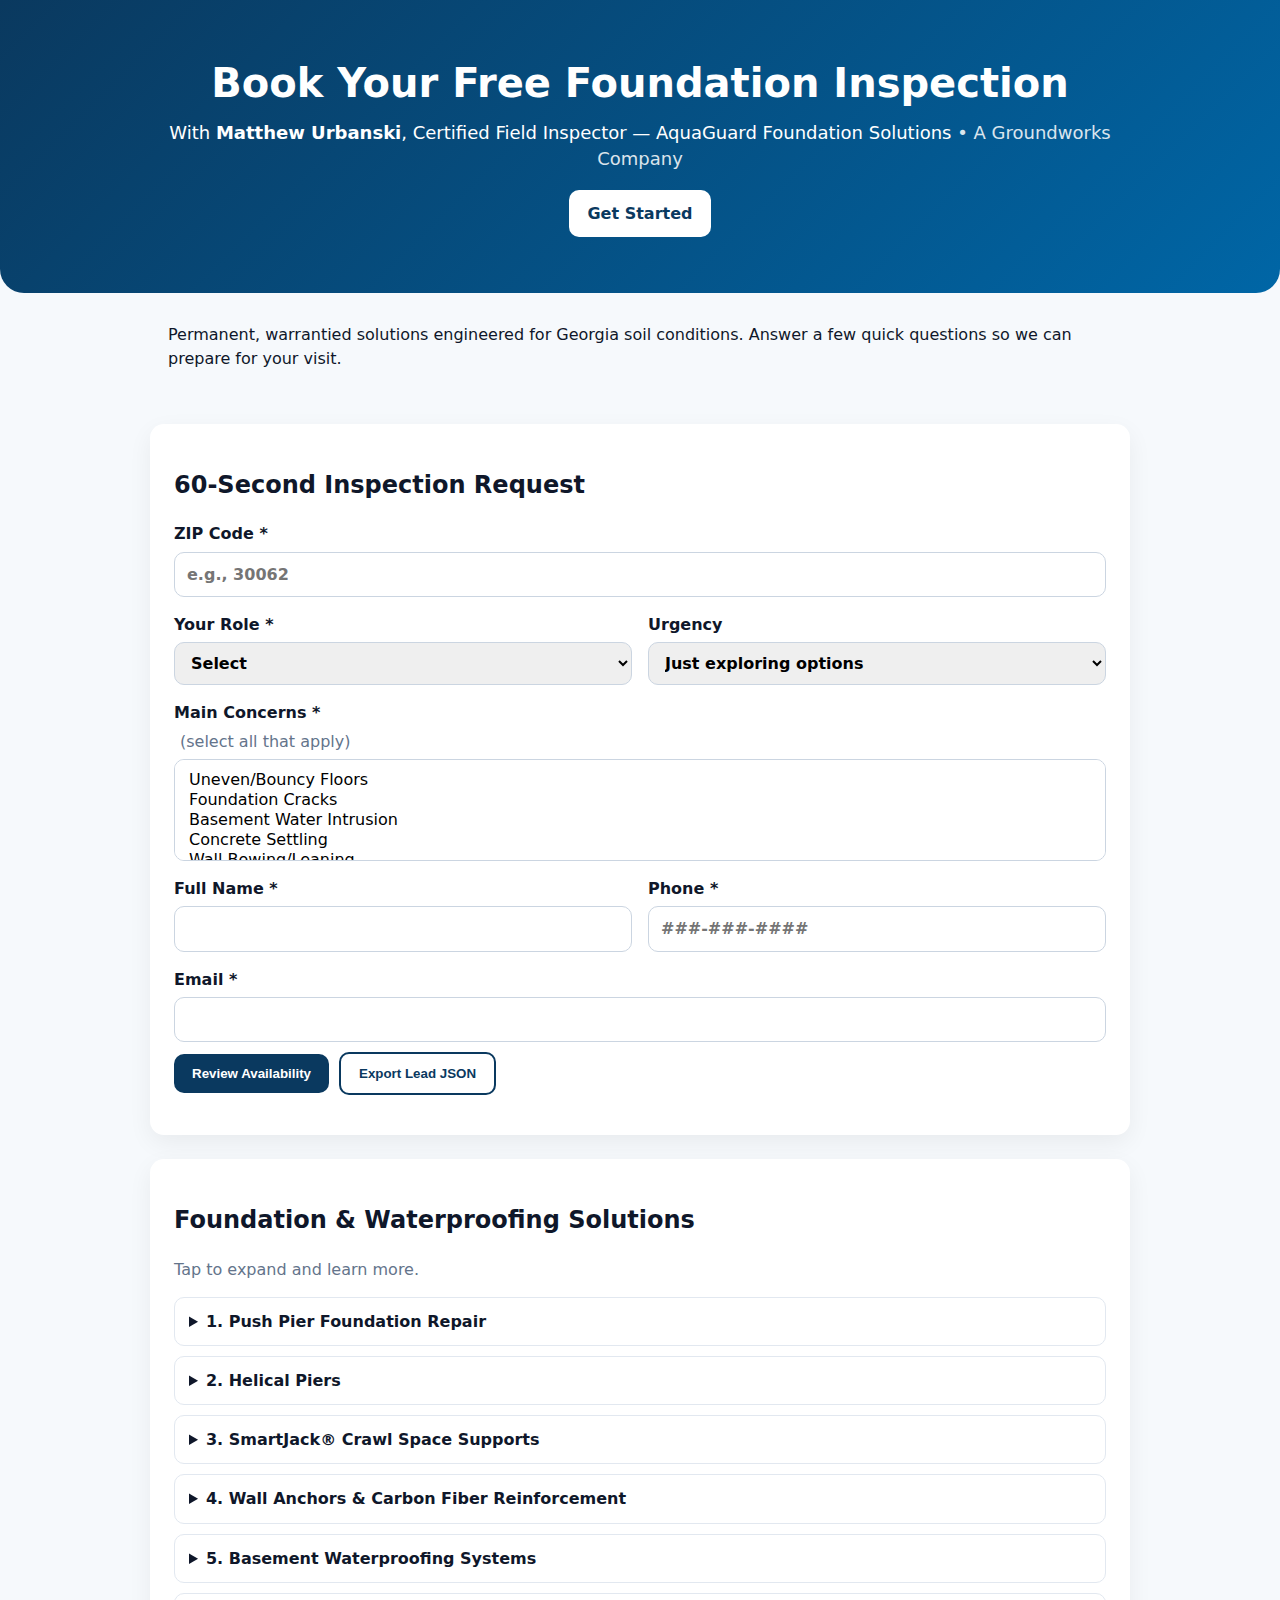
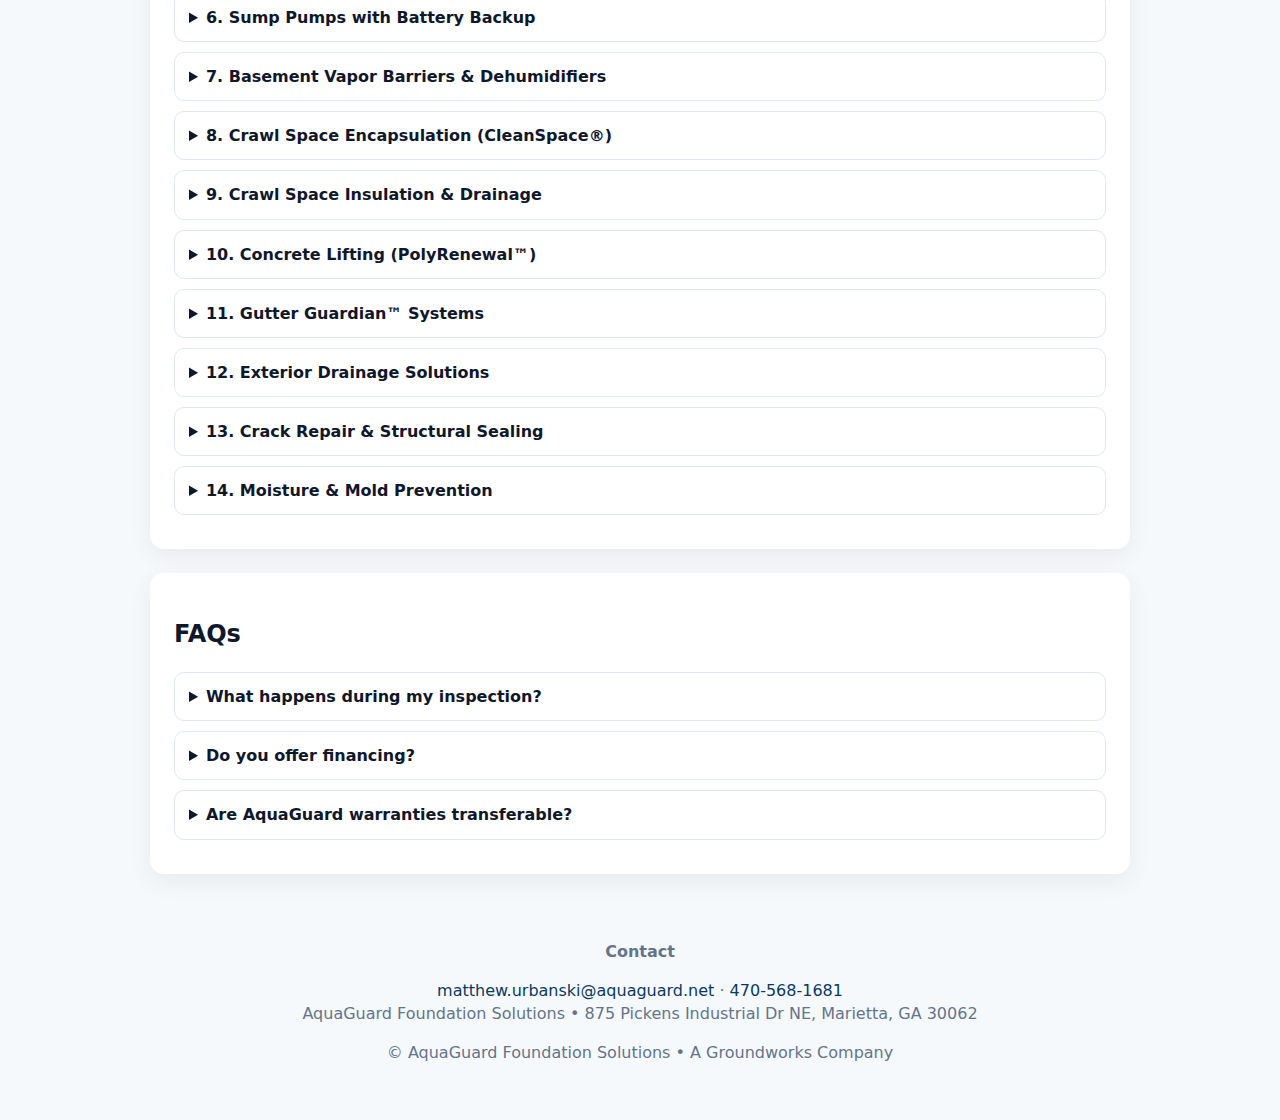
<file: index.html>
<!DOCTYPE html>
<html lang="en">
<head>
  <meta charset="utf-8" />
  <meta name="viewport" content="width=device-width,initial-scale=1" />
  <title>AquaGuard Booking Hub – Matthew Urbanski, CFI</title>
  <meta name="description" content="Book a free foundation inspection with AquaGuard Certified Field Inspector Matthew Urbanski. Explore products, warranties, and financing." />
  <meta name="theme-color" content="#0A395F" />
  <link rel="preload" href="style.css" as="style" />
  <link rel="stylesheet" href="style.css" />
</head>
<body>

  <!-- HERO -->
  <header class="hero">
    <div class="wrap">
      <h1>Book Your Free Foundation Inspection</h1>
      <p>
        With <strong>Matthew Urbanski</strong>, Certified Field Inspector — AquaGuard Foundation Solutions
        <span class="subtle">• A Groundworks Company</span>
      </p>
      <a class="btn light" href="#intake">Get Started</a>
    </div>
  </header>

  <!-- QUICK INTRO -->
  <section class="intro">
    <div class="wrap">
      <p>
        Permanent, warrantied solutions engineered for Georgia soil conditions. Answer a few quick questions so we can prepare for your visit.
      </p>
    </div>
  </section>

  <!-- INTAKE FORM -->
  <main id="intake" class="wrap card">
    <h2>60-Second Inspection Request</h2>
    <form id="leadForm" autocomplete="on" novalidate>
      <div class="grid">
        <label class="full">
          ZIP Code *
          <input id="zip" type="text" maxlength="5" inputmode="numeric" placeholder="e.g., 30062" required />
        </label>

        <label>
          Your Role *
          <select id="role" required>
            <option value="">Select</option>
            <option>Homeowner</option>
            <option>Buyer</option>
            <option>Realtor</option>
            <option>Property Manager</option>
          </select>
        </label>

        <label>
          Urgency
          <select id="urgency">
            <option>Just exploring options</option>
            <option>Within 30 days</option>
            <option>Immediate concern</option>
          </select>
        </label>

        <label class="full">
          Main Concerns * <span class="help">(select all that apply)</span>
          <select id="issues" multiple size="4" required>
            <option>Uneven/Bouncy Floors</option>
            <option>Foundation Cracks</option>
            <option>Basement Water Intrusion</option>
            <option>Concrete Settling</option>
            <option>Wall Bowing/Leaning</option>
            <option>High Humidity/Musty Odors</option>
          </select>
        </label>

        <label>
          Full Name *
          <input id="name" type="text" required />
        </label>

        <label>
          Phone *
          <input id="phone" type="tel" placeholder="###-###-####" required />
        </label>

        <label class="full">
          Email *
          <input id="email" type="email" required />
        </label>
      </div>

      <div class="actions">
        <button class="btn" type="submit">Review Availability</button>
        <button class="btn ghost" type="button" id="exportBtn">Export Lead JSON</button>
      </div>
      <p id="formMsg" class="msg" role="status" aria-live="polite"></p>
    </form>

    <!-- CALENDAR -->
    <div id="calendarBlock" class="calendar hidden">
      <h3>Pick a time with Matt</h3>
      <!-- Swap this src with your Wix Bookings or Calendly URL -->
      <iframe id="calendarFrame" title="Booking Calendar" loading="lazy"></iframe>

      <div class="alt-links">
        <a id="calendarLink" class="btn light" target="_blank" rel="noopener">Open Calendar in New Tab</a>
        <button class="btn ghost" id="copyLink">Copy Link</button>
      </div>
    </div>
  </main>

  <!-- PRODUCTS / SERVICES (1–14) -->
  <section class="wrap card">
    <h2>Foundation & Waterproofing Solutions</h2>
    <p class="muted">Tap to expand and learn more.</p>

    <details><summary>1. Push Pier Foundation Repair</summary><p>Steel piers driven to load-bearing strata to permanently stabilize and lift settled foundations.</p></details>
    <details><summary>2. Helical Piers</summary><p>Torque-installed deep supports ideal for variable soil conditions or new construction.</p></details>
    <details><summary>3. SmartJack® Crawl Space Supports</summary><p>Adjustable steel posts that level and stabilize sagging or bouncy floors by supporting the floor framing system.</p></details>
    <details><summary>4. Wall Anchors & Carbon Fiber Reinforcement</summary><p>Permanent structural repair for bowing, cracked, or leaning basement walls.</p></details>
    <details><summary>5. Basement Waterproofing Systems</summary><p>Interior drains, sump pumps, and vapor barriers protect basements from leaks and hydrostatic pressure.</p></details>
    <details><summary>6. Sump Pumps with Battery Backup</summary><p>Reliable pumping systems that keep your basement dry, even during power outages.</p></details>
    <details><summary>7. Basement Vapor Barriers & Dehumidifiers</summary><p>Reduce humidity and musty odors while protecting stored items and finishes.</p></details>
    <details><summary>8. Crawl Space Encapsulation (CleanSpace®)</summary><p>Seals crawl spaces to prevent moisture, odors, and wood rot; improves indoor air quality.</p></details>
    <details><summary>9. Crawl Space Insulation & Drainage</summary><p>Improve comfort and energy efficiency while preventing groundwater pooling and wood decay.</p></details>
    <details><summary>10. Concrete Lifting (PolyRenewal™)</summary><p>Polyurethane injections lift and level uneven slabs for driveways, sidewalks, and garages with minimal downtime.</p></details>
    <details><summary>11. Gutter Guardian™ Systems</summary><p>High-capacity gutters and guards that divert roof runoff away from your foundation.</p></details>
    <details><summary>12. Exterior Drainage Solutions</summary><p>Downspout extensions and catch basins manage surface water around the home.</p></details>
    <details><summary>13. Crack Repair & Structural Sealing</summary><p>Permanent crack injection and wall sealing to prevent water intrusion.</p></details>
    <details><summary>14. Moisture & Mold Prevention</summary><p>Comprehensive moisture control to improve air quality and protect structure and finishes.</p></details>
  </section>

  <!-- FAQ -->
  <section class="wrap card">
    <h2>FAQs</h2>
    <details><summary>What happens during my inspection?</summary><p>Your CFI evaluates symptoms, measures settlement, and presents a custom repair plan with transparent pricing.</p></details>
    <details><summary>Do you offer financing?</summary><p>Yes — ask about 24-month 0/0/0 options via GreenSky (subject to approval).</p></details>
    <details><summary>Are AquaGuard warranties transferable?</summary><p>Yes. AquaGuard warranties transfer to future homeowners and are a value add during real estate transactions.</p></details>
  </section>

  <!-- CONTACT / FOOTER -->
  <footer class="footer">
    <div class="wrap">
      <p class="strong">Contact</p>
      <p>
        <a href="mailto:matthew.urbanski@aquaguard.net">matthew.urbanski@aquaguard.net</a> ·
        <a href="tel:+14705681681">470-568-1681</a><br/>
        AquaGuard Foundation Solutions • 875 Pickens Industrial Dr NE, Marietta, GA 30062
      </p>
      <p class="muted">© AquaGuard Foundation Solutions • A Groundworks Company</p>
    </div>
  </footer>

  <script src="script.js" defer></script>
</body>
</html>
</file>
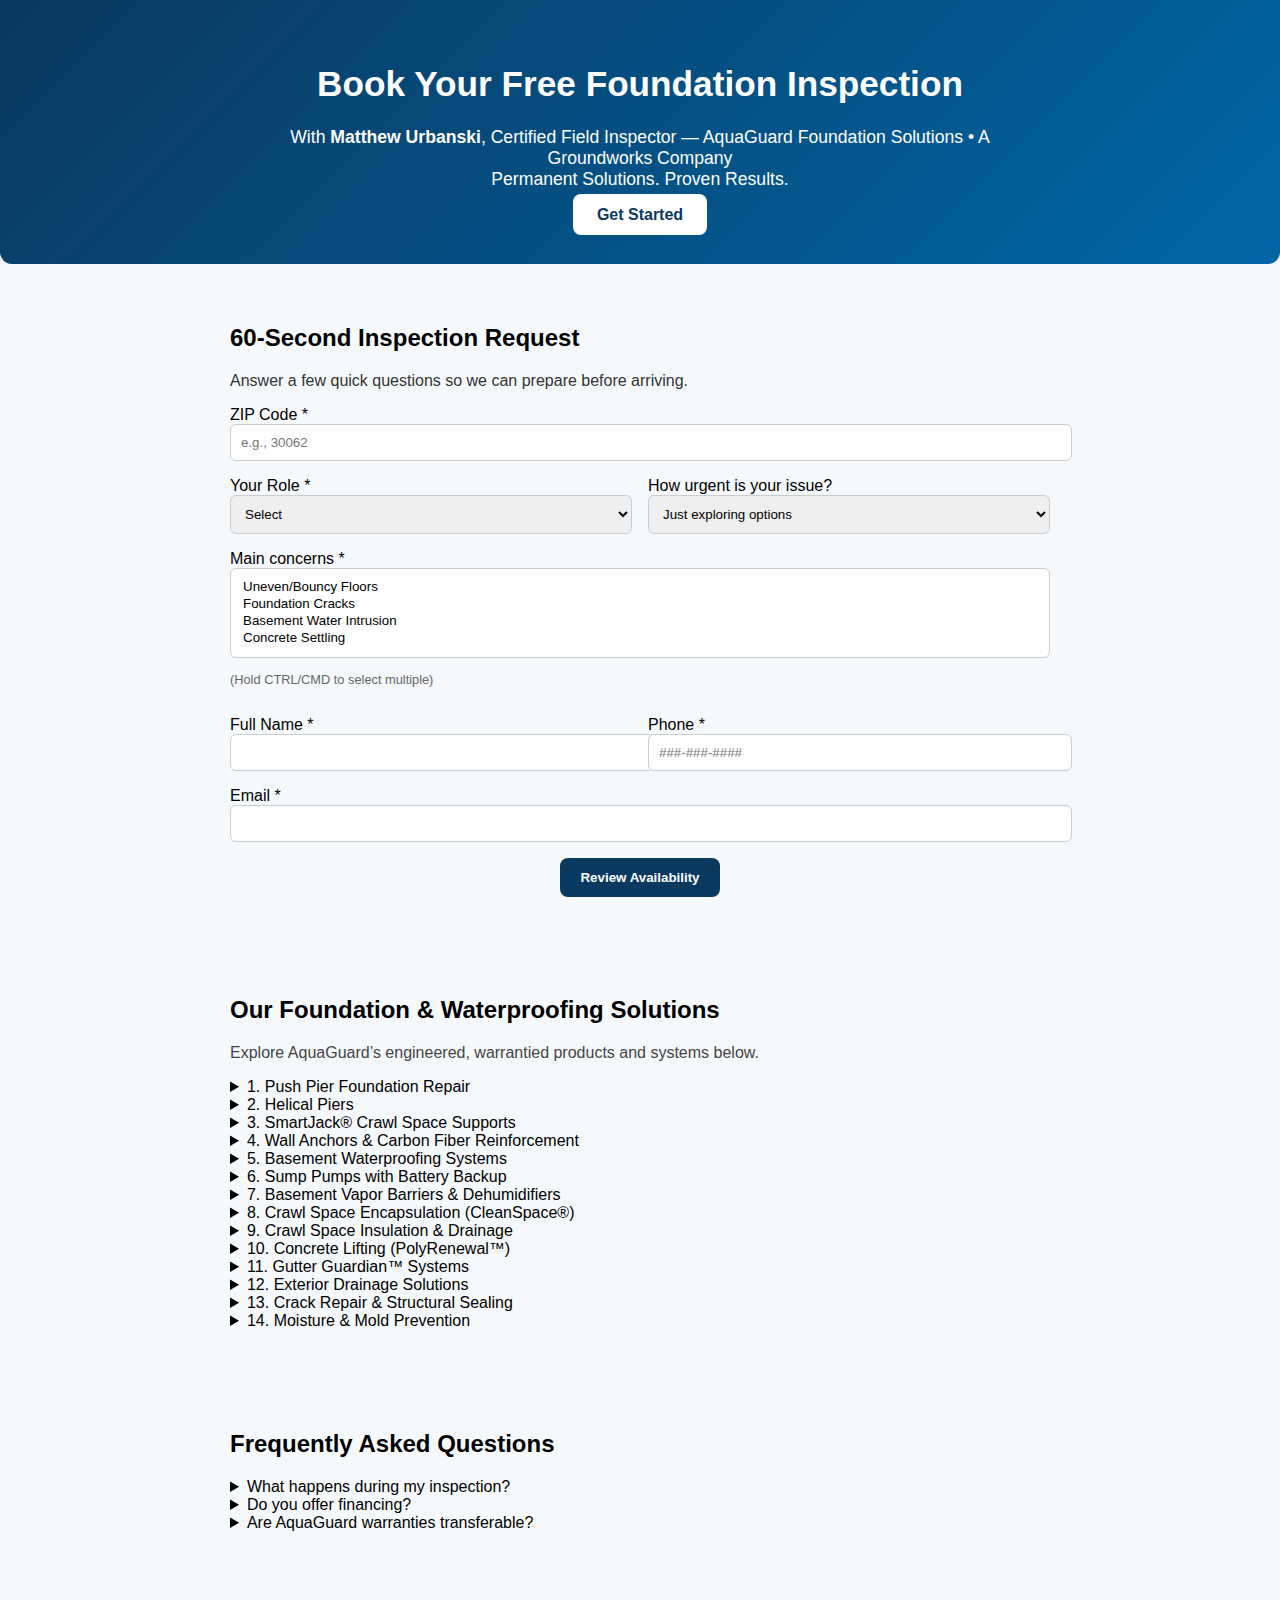
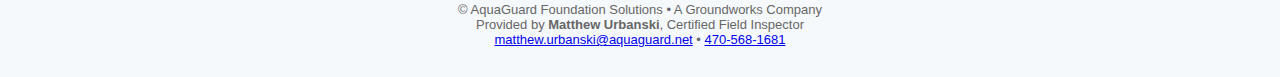
<file: booking-hub.html.json 2.html>
<!DOCTYPE html>
<html lang="en">
<head>
<meta charset="utf-8" />
<meta name="viewport" content="width=device-width, initial-scale=1" />
<title>AquaGuard Foundation Inspection – Matthew Urbanski, CFI</title>
<meta name="theme-color" content="#0A395F" />
</head>
<body style="font-family:Arial, sans-serif; margin:0; background:#f6f9fc;">

<section style="padding:40px 20px;background:linear-gradient(135deg,#0A395F,#0066A6);color:white;text-align:center;border-radius:0 0 12px 12px;">
  <h1 style="font-size:2.2em;font-weight:800;">Book Your Free Foundation Inspection</h1>
  <p style="font-size:1.1em;max-width:700px;margin:auto;">
    With <b>Matthew Urbanski</b>, Certified Field Inspector — AquaGuard Foundation Solutions • A Groundworks Company<br>
    Permanent Solutions. Proven Results.
  </p>
  <div style="margin-top:16px;">
    <a href="#intake" style="background:white;color:#0A395F;font-weight:700;padding:12px 24px;border-radius:8px;text-decoration:none;">Get Started</a>
  </div>
</section>

<section id="intake" style="padding:40px 20px;max-width:820px;margin:auto;">
  <h2>60-Second Inspection Request</h2>
  <p style="color:#333;">Answer a few quick questions so we can prepare before arriving.</p>

  <form id="leadForm" style="display:grid;grid-template-columns:1fr 1fr;gap:16px;">
    <div style="grid-column:1/-1;">
      <label for="zip">ZIP Code *</label>
      <input id="zip" type="text" maxlength="5" placeholder="e.g., 30062" required style="width:100%;padding:10px;border-radius:6px;border:1px solid #ccc;">
    </div>
    <div>
      <label for="role">Your Role *</label>
      <select id="role" required style="width:100%;padding:10px;border-radius:6px;border:1px solid #ccc;">
        <option value="">Select</option>
        <option>Homeowner</option>
        <option>Buyer</option>
        <option>Realtor</option>
        <option>Property Manager</option>
      </select>
    </div>
    <div>
      <label for="urgency">How urgent is your issue?</label>
      <select id="urgency" style="width:100%;padding:10px;border-radius:6px;border:1px solid #ccc;">
        <option>Just exploring options</option>
        <option>Within 30 days</option>
        <option>Immediate concern</option>
      </select>
    </div>
    <div style="grid-column:1/-1;">
      <label for="issues">Main concerns *</label>
      <select id="issues" multiple size="4" required style="width:100%;padding:10px;border-radius:6px;border:1px solid #ccc;">
        <option>Uneven/Bouncy Floors</option>
        <option>Foundation Cracks</option>
        <option>Basement Water Intrusion</option>
        <option>Concrete Settling</option>
      </select>
      <p style="font-size:0.8em;color:#666;">(Hold CTRL/CMD to select multiple)</p>
    </div>
    <div>
      <label for="name">Full Name *</label>
      <input id="name" type="text" required style="width:100%;padding:10px;border-radius:6px;border:1px solid #ccc;">
    </div>
    <div>
      <label for="phone">Phone *</label>
      <input id="phone" type="tel" required placeholder="###-###-####" style="width:100%;padding:10px;border-radius:6px;border:1px solid #ccc;">
    </div>
    <div style="grid-column:1/-1;">
      <label for="email">Email *</label>
      <input id="email" type="email" required style="width:100%;padding:10px;border-radius:6px;border:1px solid #ccc;">
    </div>
    <div style="grid-column:1/-1;text-align:center;">
      <button type="submit" style="background:#0A395F;color:white;font-weight:700;padding:12px 20px;border:none;border-radius:8px;">Review Availability</button>
    </div>
  </form>

  <div id="calendarContainer" style="margin-top:24px;display:none;">
    <h3>Pick a Time with Matt</h3>
    <iframe id="wixCalendar" style="width:100%;min-height:700px;border:0;border-radius:8px;background:#f9fbff;" src=""></iframe>
  </div>
</section>

<section style="padding:40px 20px;max-width:820px;margin:auto;">
  <h2>Our Foundation & Waterproofing Solutions</h2>
  <p style="color:#444;">Explore AquaGuard’s engineered, warrantied products and systems below.</p>

  <details><summary>1. Push Pier Foundation Repair</summary><p>Steel piers driven to load-bearing strata to permanently stabilize and lift settled foundations.</p></details>
  <details><summary>2. Helical Piers</summary><p>Torque-installed deep supports ideal for variable soil conditions or new construction.</p></details>
  <details><summary>3. SmartJack® Crawl Space Supports</summary><p>Adjustable steel posts that level and stabilize sagging or bouncy floors.</p></details>
  <details><summary>4. Wall Anchors & Carbon Fiber Reinforcement</summary><p>Permanent structural repair for bowing, cracked, or leaning basement walls.</p></details>
  <details><summary>5. Basement Waterproofing Systems</summary><p>Interior drains, sump pumps, and vapor barriers protect basements from leaks and hydrostatic pressure.</p></details>
  <details><summary>6. Sump Pumps with Battery Backup</summary><p>Reliable pumping systems that keep your basement dry, even during power outages.</p></details>
  <details><summary>7. Basement Vapor Barriers & Dehumidifiers</summary><p>Reduce humidity and musty odors while protecting stored items and wall finishes.</p></details>
  <details><summary>8. Crawl Space Encapsulation (CleanSpace®)</summary><p>Seal and insulate crawl spaces to prevent moisture, odors, and wood rot.</p></details>
  <details><summary>9. Crawl Space Insulation & Drainage</summary><p>Improve comfort, energy efficiency, and prevent groundwater pooling beneath the home.</p></details>
  <details><summary>10. Concrete Lifting (PolyRenewal™)</summary><p>Polyurethane injections lift and level uneven slabs for driveways, sidewalks, and garages.</p></details>
  <details><summary>11. Gutter Guardian™ Systems</summary><p>High-capacity gutters and guards that divert roof runoff away from your foundation.</p></details>
  <details><summary>12. Exterior Drainage Solutions</summary><p>Downspout extensions and catch basins manage surface water around the home.</p></details>
  <details><summary>13. Crack Repair & Structural Sealing</summary><p>Permanent crack injection and wall sealing to prevent water intrusion.</p></details>
  <details><summary>14. Moisture & Mold Prevention</summary><p>Comprehensive moisture control solutions to improve air quality and home health.</p></details>
</section>

<section style="padding:40px 20px;max-width:820px;margin:auto;">
  <h2>Frequently Asked Questions</h2>
  <details><summary>What happens during my inspection?</summary><p>Your Certified Field Inspector will assess visible symptoms, measure settlement, and create a custom repair plan with transparent pricing.</p></details>
  <details><summary>Do you offer financing?</summary><p>Yes — 24-month 0/0/0 plans available through GreenSky with instant approval.</p></details>
  <details><summary>Are AquaGuard warranties transferable?</summary><p>Yes, all structural and waterproofing warranties transfer to future homeowners.</p></details>
</section>

<footer style="text-align:center;padding:30px 20px;color:#666;font-size:13px;">
  © AquaGuard Foundation Solutions • A Groundworks Company<br>
  Provided by <b>Matthew Urbanski</b>, Certified Field Inspector<br>
  <a href="mailto:matthew.urbanski@aquaguard.net">matthew.urbanski@aquaguard.net</a> • <a href="tel:+14705681681">470-568-1681</a>
</footer>

<script>
document.getElementById('leadForm').addEventListener('submit', e=>{
  e.preventDefault();
  document.getElementById('calendarContainer').style.display='block';
  document.getElementById('wixCalendar').src='https://your-wix-bookings-link.com';
});
</script>

</body>
</html>
</file>
<file: style.css>
:root{
  --brand:#0A395F;
  --brand2:#0066A6;
  --ink:#0f172a;
  --muted:#64748b;
  --bg:#f6f9fc;
  --card:#ffffff;
  --radius:14px;
}

*{box-sizing:border-box}
html,body{margin:0;padding:0;background:var(--bg);color:var(--ink);font-family:system-ui,-apple-system,Segoe UI,Roboto,Arial,sans-serif;line-height:1.45}

.wrap{max-width:980px;margin:auto;padding:0 18px}
.card{background:var(--card);border-radius:var(--radius);box-shadow:0 8px 24px rgba(2,6,23,.06);padding:24px;margin:24px auto}

.hero{background:linear-gradient(135deg,var(--brand),var(--brand2));color:#fff;padding:54px 0 56px;border-bottom-left-radius:24px;border-bottom-right-radius:24px;text-align:center}
.hero h1{margin:0 0 8px;font-size:clamp(26px,3.6vw,40px)}
.hero p{margin:0 0 18px;font-size:clamp(15px,2.4vw,18px)}
.subtle{opacity:.85}
.intro{padding:14px 0}
.muted{color:var(--muted)}
.strong{font-weight:700}

.btn{background:var(--brand);color:#fff;border:0;border-radius:10px;padding:12px 18px;font-weight:700;text-decoration:none;display:inline-block}
.btn:hover{filter:brightness(1.05)}
.btn.light{background:#fff;color:var(--brand)}
.btn.ghost{background:transparent;color:var(--brand);border:2px solid var(--brand)}

.grid{display:grid;grid-template-columns:1fr 1fr;gap:16px}
label{display:flex;flex-direction:column;gap:6px;font-weight:600}
input,select{border:1px solid #cbd5e1;border-radius:10px;padding:10px 12px;font:inherit}
.full{grid-column:1 / -1}
.help{font-weight:400;color:var(--muted);margin-left:6px}
.actions{display:flex;gap:10px;align-items:center;margin-top:10px;flex-wrap:wrap}
.msg{margin-top:10px;color:var(--muted)}

.calendar{margin-top:22px}
.calendar.hidden{display:none}
.calendar iframe{width:100%;min-height:680px;border:0;border-radius:12px;background:#f9fbff}
.alt-links{display:flex;gap:10px;margin-top:12px;flex-wrap:wrap}

details{border:1px solid #e2e8f0;border-radius:10px;padding:12px 14px;margin:10px 0;background:#fff}
details>summary{cursor:pointer;font-weight:700}
details[open]{box-shadow:0 6px 16px rgba(2,6,23,.06)}

.footer{padding:26px 0 40px;text-align:center;color:var(--muted)}
.footer a{color:var(--brand);text-decoration:none}

@media (max-width:720px){
  .grid{grid-template-columns:1fr}
}
</file>
